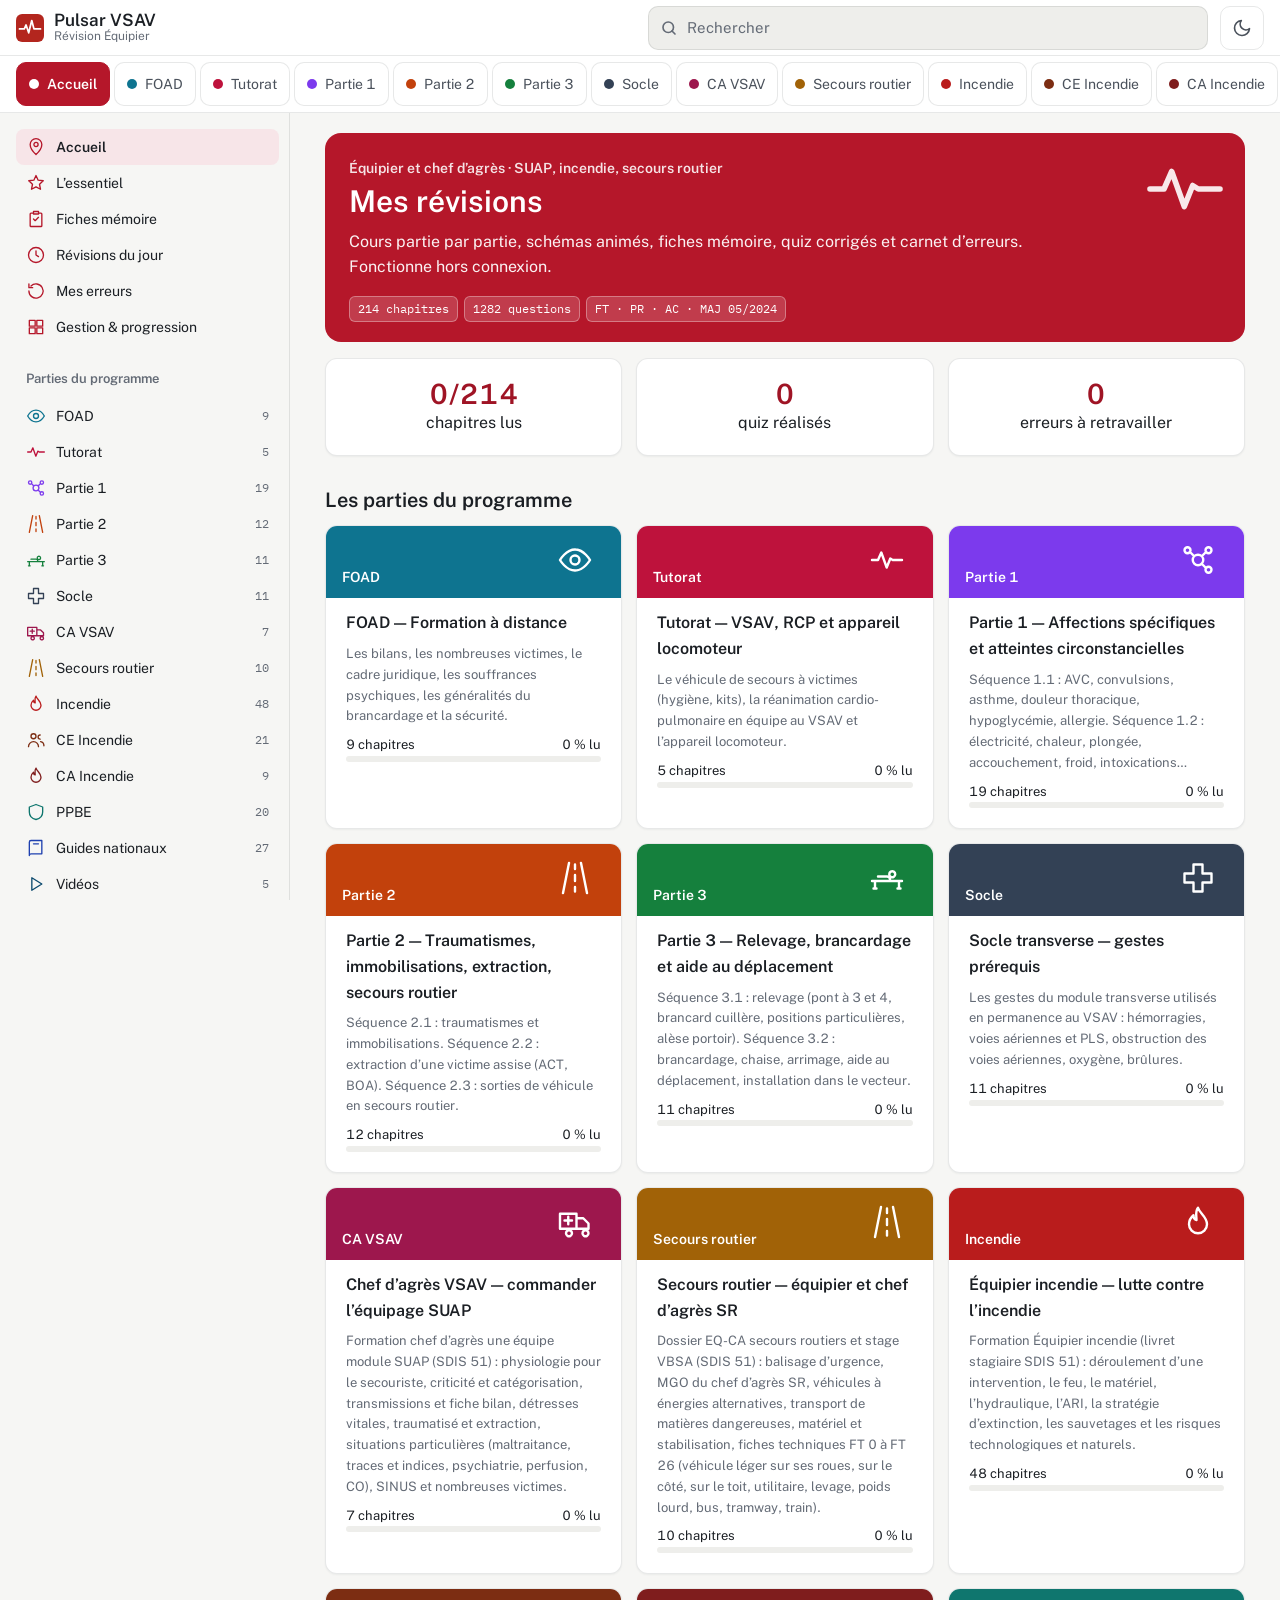
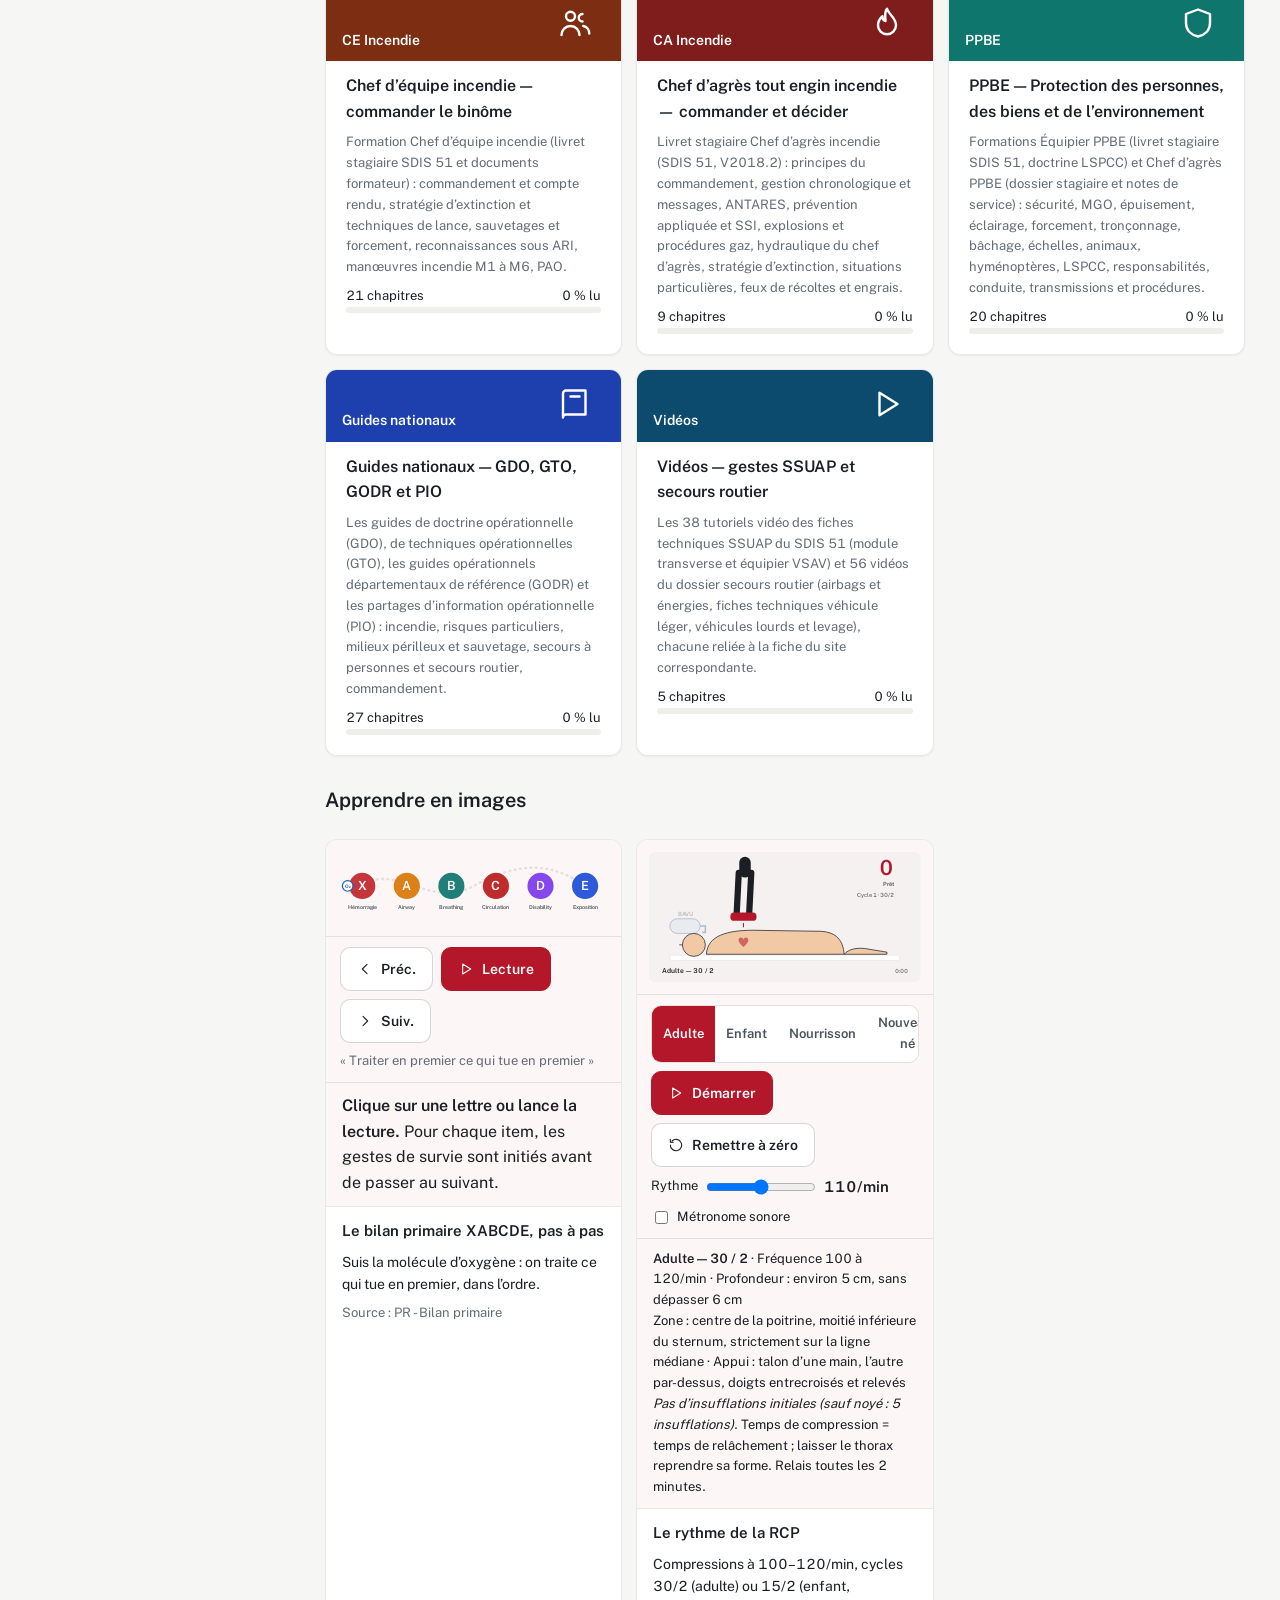
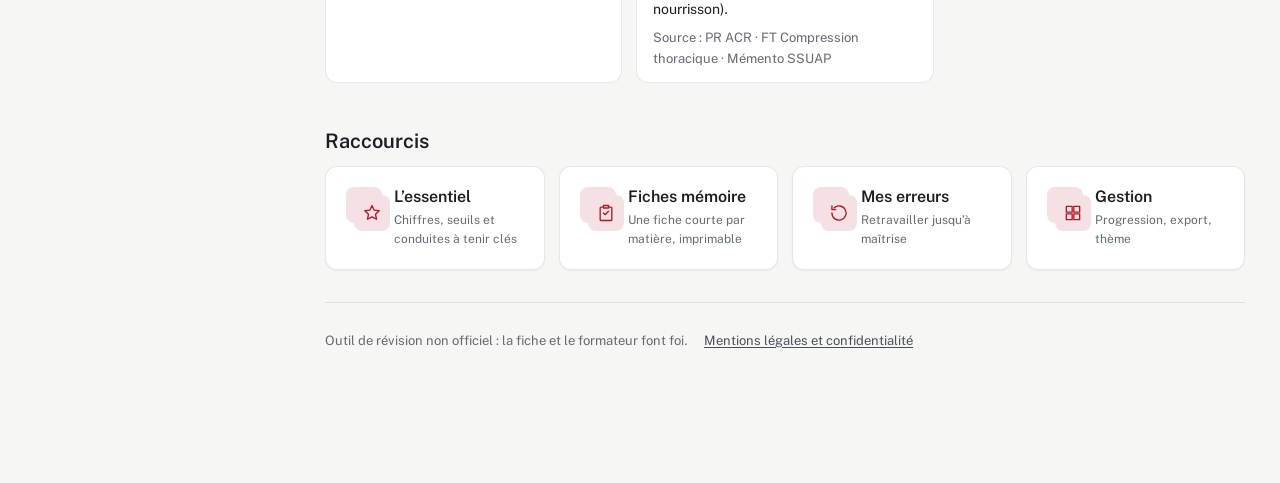
<file: index.html>
<!DOCTYPE html>
<html lang="fr">
<head>
  <meta charset="UTF-8">
  <meta name="viewport" content="width=device-width, initial-scale=1, viewport-fit=cover">
  <title>Pulsar VSAV — Révision Équipier</title>
  <meta name="description" content="Application de révision Équipier VSAV et Équipier incendie : cours partie par partie, schémas animés, fiches mémoire, l'essentiel, quiz et carnet d'erreurs. Fonctionne hors ligne.">
  <meta name="robots" content="noindex">
  <meta name="theme-color" content="#b5172a">
  <link rel="manifest" href="manifest.webmanifest">
  <link rel="icon" href="icon.svg" type="image/svg+xml">
  <link rel="apple-touch-icon" href="icon-192.png">
  <link rel="stylesheet" href="css/app.css">
  <link rel="stylesheet" href="css/theme.css">
  <link rel="preload" href="css/fonts/public-sans-latin-400-normal.woff2" as="font" type="font/woff2" crossorigin>
  <script>
    /* Thème appliqué avant le rendu pour éviter le flash */
    (function () {
      try {
        var s = JSON.parse(localStorage.getItem('pulsar-vsav-v1') || '{}');
        var t = s.theme || 'auto';
        var dark = t === 'dark' || (t === 'auto' && window.matchMedia('(prefers-color-scheme: dark)').matches);
        document.documentElement.setAttribute('data-theme', dark ? 'dark' : 'light');
      } catch (e) { document.documentElement.setAttribute('data-theme', 'light'); }
    })();
  </script>
</head>
<body>
  <a class="skip" href="#main">Aller au contenu</a>

  <header class="topbar">
    <a class="brand" href="#/" aria-label="Accueil Pulsar VSAV">
      <img src="icon.svg" alt="" width="34" height="34">
      <span class="brand-txt"><b>Pulsar</b> VSAV<small>Révision Équipier</small></span>
    </a>
    <form class="search" role="search" autocomplete="off" id="search-form">
      <svg viewBox="0 0 24 24" width="18" height="18" aria-hidden="true"><circle cx="11" cy="11" r="7" fill="none" stroke="currentColor" stroke-width="2.2"/><path d="M20 20l-4-4" stroke="currentColor" stroke-width="2.2" stroke-linecap="round"/></svg>
      <input type="search" id="search-input" placeholder="Rechercher" aria-label="Rechercher dans tout le cours" enterkeyhint="search">
      <div class="search-pop" id="search-pop" role="listbox" hidden></div>
    </form>
    <button class="icon-btn" id="theme-btn" type="button" aria-label="Basculer clair / sombre" title="Thème clair / sombre">
      <svg viewBox="0 0 24 24" width="20" height="20" aria-hidden="true"><path d="M21 12.8A9 9 0 1 1 11.2 3a7 7 0 0 0 9.8 9.8z" fill="none" stroke="currentColor" stroke-width="2" stroke-linejoin="round"/></svg>
    </button>
  </header>

  <nav class="part-tabs" id="part-tabs" aria-label="Parties du programme"></nav>

  <div class="layout">
    <aside class="sidebar" id="sidebar" aria-label="Navigation"></aside>
    <main id="main" class="main" tabindex="-1">
      <noscript><p class="card">Cette application a besoin de JavaScript.</p></noscript>
    </main>
  </div>

  <nav class="bottom-nav" aria-label="Navigation principale">
    <a href="#/" data-nav="home"><svg viewBox="0 0 24 24" aria-hidden="true"><path d="M3 11l9-8 9 8M5 10v10h14V10"/></svg>Accueil</a>
    <a href="#/cours" data-nav="cours"><svg viewBox="0 0 24 24" aria-hidden="true"><path d="M4 5a2 2 0 0 1 2-2h13v16H6a2 2 0 0 0-2 2zM4 19V5"/></svg>Cours</a>
    <a href="#/essentiel" data-nav="essentiel"><svg viewBox="0 0 24 24" aria-hidden="true"><path d="M12 3l2.6 5.6 6.1.7-4.5 4.2 1.2 6L12 16.6 6.6 19.5l1.2-6L3.3 9.3l6.1-.7z"/></svg>L'essentiel</a>
    <a href="#/erreurs" data-nav="erreurs"><svg viewBox="0 0 24 24" aria-hidden="true"><path d="M21 12a9 9 0 1 1-3-6.7M21 3v6h-6"/></svg>Erreurs<span class="badge" id="err-badge" hidden></span></a>
    <a href="#/plus" data-nav="plus"><svg viewBox="0 0 24 24" aria-hidden="true"><path d="M4 7h16M4 12h16M4 17h16"/></svg>Plus</a>
  </nav>

  <div id="toast" class="toast" role="status" aria-live="polite"></div>

  <script src="js/app.js"></script>
  <script src="js/svg.js"></script>
  <script src="js/data/parts.js"></script>
  <script src="js/data/foad.js"></script>
  <script src="js/data/tutorat.js"></script>
  <script src="js/data/partie1.js"></script>
  <script src="js/data/partie2.js"></script>
  <script src="js/data/partie3.js"></script>
  <script src="js/data/socle.js"></script>
  <script src="js/data/socle-2.js"></script>
  <script src="js/data/inc-1.js"></script>
  <script src="js/data/inc-2.js"></script>
  <script src="js/data/inc-3.js"></script>
  <script src="js/data/inc-4.js"></script>
  <script src="js/data/inc-5.js"></script>
  <script src="js/data/ce-1.js"></script>
  <script src="js/data/ce-2.js"></script>
  <script src="js/data/ce-3.js"></script>
  <script src="js/data/ce-4.js"></script>
  <script src="js/data/ce-5.js"></script>
  <script src="js/data/ppbe-1.js"></script>
  <script src="js/data/ppbe-2.js"></script>
  <script src="js/data/ppbe-3.js"></script>
  <script src="js/data/gn-1.js"></script>
  <script src="js/data/gn-2.js"></script>
  <script src="js/data/gn-3.js"></script>
  <script src="js/data/gn-4.js"></script>
  <script src="js/data/gn-5.js"></script>
  <script src="js/data/ca-1.js"></script>
  <script src="js/data/ca-2.js"></script>
  <script src="js/data/sr-1.js"></script>
  <script src="js/data/sr-2.js"></script>
  <script src="js/data/sr-3.js"></script>
  <script src="js/data/cate-1.js"></script>
  <script src="js/data/cate-2.js"></script>
  <script src="js/data/videos.js"></script>
  <script src="js/data/essentiel.js"></script>
  <script>VSAV.start();</script>
</body>
</html>
</file>
<file: css/app.css>
/* ==========================================================
   Pulsar VSAV — feuille de style
   ========================================================== */
:root {
  --bg: #f4f5f8;
  --bg2: #eceef3;
  --card: #ffffff;
  --ink: #1b1f2a;
  --ink2: #4a5163;
  --muted: #6b7386;
  --line: #dde1ea;
  --accent: #b5172a;
  --accent-ink: #ffffff;
  --accent-soft: color-mix(in srgb, var(--accent) 12%, transparent);
  --ok: #157f3b;
  --ok-soft: #e3f4e8;
  --bad: #c0262d;
  --bad-soft: #fde7e7;
  --warn: #a15c00;
  --warn-soft: #fff3dc;
  --info: #1b5fa8;
  --info-soft: #e5effa;
  --shadow: 0 1px 2px rgba(16, 24, 40, .06), 0 4px 14px rgba(16, 24, 40, .06);
  --radius: 14px;
  --font: system-ui, -apple-system, "Segoe UI", Roboto, "Helvetica Neue", Arial, sans-serif;
  --top-h: 60px;
  color-scheme: light;
}
[data-theme="dark"] {
  --bg: #0f1218;
  --bg2: #161a22;
  --card: #181c25;
  --ink: #e8ebf2;
  --ink2: #c0c6d4;
  --muted: #8f97aa;
  --line: #2a303d;
  --ok: #4ccf7a;
  --ok-soft: #12301d;
  --bad: #ff6b6b;
  --bad-soft: #3a1618;
  --warn: #f2b44c;
  --warn-soft: #33260c;
  --info: #7cb4f5;
  --info-soft: #132538;
  --shadow: 0 1px 2px rgba(0, 0, 0, .4), 0 6px 18px rgba(0, 0, 0, .3);
  color-scheme: dark;
}
* { box-sizing: border-box; }
html { -webkit-text-size-adjust: 100%; scroll-padding-top: calc(var(--top-h) + 64px); }
body {
  margin: 0; font-family: var(--font); background: var(--bg); color: var(--ink);
  line-height: 1.55; font-size: 16px;
}
a { color: var(--accent); }
[data-theme="dark"] a { color: color-mix(in srgb, var(--accent) 55%, #fff); }
img { max-width: 100%; height: auto; }
button { font: inherit; }
.skip { position: absolute; left: -999px; top: 0; background: #000; color: #fff; padding: 8px 12px; z-index: 99; }
.skip:focus { left: 8px; }
:focus-visible { outline: 3px solid color-mix(in srgb, var(--accent) 70%, #fff); outline-offset: 2px; border-radius: 6px; }

/* ---------- barre du haut ---------- */
.topbar {
  position: sticky; top: 0; z-index: 30; height: var(--top-h);
  display: flex; align-items: center; gap: 12px; padding: 0 16px;
  background: #13161d; color: #fff;
  background-image: radial-gradient(circle at 0 0, rgba(229, 56, 59, .35), transparent 45%);
}
/* min 44×44 : zone tactile du logo (seul visible sur téléphone) */
.brand { display: flex; align-items: center; justify-content: center; gap: 10px; color: #fff; text-decoration: none; flex: none; min-width: 44px; min-height: 44px; }
.brand-txt { font-size: 18px; letter-spacing: .3px; line-height: 1.05; }
.brand-txt b { color: #ff8b8d; }
.brand-txt small { display: block; font-size: 12px; opacity: .7; letter-spacing: .8px; text-transform: uppercase; }
.search { position: relative; flex: 1; max-width: 560px; margin-left: auto; display: flex; align-items: center; }
.search > svg { position: absolute; left: 12px; color: #9aa3b5; pointer-events: none; }
.search input {
  width: 100%; height: 40px; border-radius: 999px; border: 1px solid #2c3240; background: #1e232e; color: #fff;
  padding: 0 14px 0 38px; font-size: 15px;
}
.search input::placeholder { color: #8b93a6; }
.search input:focus { outline: none; border-color: #ff8b8d; background: #232937; }
.search-pop {
  position: absolute; top: 46px; left: 0; right: 0; background: var(--card); color: var(--ink); border-radius: 12px;
  box-shadow: 0 12px 40px rgba(0, 0, 0, .25); border: 1px solid var(--line); max-height: 70vh; overflow: auto; z-index: 40;
}
.search-pop a { display: block; padding: 10px 14px; text-decoration: none; color: var(--ink); border-bottom: 1px solid var(--line); }
.search-pop a:hover, .search-pop a.sel { background: var(--bg2); }
.search-pop .sr-t { font-weight: 650; font-size: 14px; }
.search-pop .sr-c { font-size: 12px; color: var(--muted); }
.search-pop .sr-x { font-size: 13px; color: var(--ink2); }
.search-pop .sr-all { font-weight: 600; color: var(--accent); }
mark { background: #ffe066; color: #000; border-radius: 3px; padding: 0 2px; }
.icon-btn { background: transparent; border: 1px solid #2c3240; color: #fff; width: 40px; height: 40px; border-radius: 10px; display: grid; place-items: center; cursor: pointer; flex: none; }
.icon-btn:hover { background: #222836; }

/* ---------- onglets parties ---------- */
.part-tabs {
  position: sticky; top: var(--top-h); z-index: 25; display: flex; gap: 6px; overflow-x: auto; padding: 6px 16px; /* hauteur totale ≈ 57px (6 + 44 + 6 + 1) */
  background: var(--card); border-bottom: 1px solid var(--line); scrollbar-width: thin;
}
.part-tabs a {
  flex: none; display: flex; align-items: center; gap: 8px; padding: 7px 14px; min-height: 44px; /* cible tactile ≥ 44px */ border-radius: 999px; text-decoration: none;
  color: var(--ink2); font-weight: 600; font-size: 14px; border: 1px solid var(--line); background: var(--bg);
}
.part-tabs a .dot { width: 10px; height: 10px; border-radius: 50%; background: var(--pc); }
.part-tabs a[aria-current="page"] { background: var(--pc); color: #fff; border-color: var(--pc); }
.part-tabs a[aria-current="page"] .dot { background: #fff; }

/* ---------- mise en page ---------- */
.layout { display: grid; grid-template-columns: 290px minmax(0, 1fr); max-width: 1320px; margin: 0 auto; }
.sidebar {
  position: sticky; top: calc(var(--top-h) + 57px); align-self: start; height: calc(100vh - var(--top-h) - 57px); overflow: auto;
  padding: 16px 10px 40px 16px; border-right: 1px solid var(--line);
}
.side-sec { margin-bottom: 14px; }
.side-h { font-size: 11px; text-transform: uppercase; letter-spacing: 1px; color: var(--muted); font-weight: 700; margin: 10px 8px 6px; }
.side-link {
  display: flex; align-items: center; gap: 9px; padding: 7px 10px; border-radius: 10px; color: var(--ink); text-decoration: none; font-size: 14px;
}
.side-link:hover { background: var(--bg2); }
.side-link[aria-current="page"] { background: var(--accent-soft); color: var(--ink); font-weight: 650; box-shadow: inset 3px 0 0 var(--accent); }
.side-link .st { margin-left: auto; font-size: 11px; }
.side-link .ic { width: 22px; height: 22px; flex: none; color: var(--pc, var(--accent)); }
.ic svg, svg.ic { width: 100%; height: 100%; fill: none; stroke: currentColor; stroke-width: 1.8; stroke-linecap: round; stroke-linejoin: round; }
.main { padding: 20px 24px 120px; min-width: 0; outline: none; }
.wrap { max-width: 920px; margin: 0 auto; }

/* ---------- cartes & typo ---------- */
h1 { font-size: 28px; line-height: 1.2; margin: 0 0 8px; }
h2 { font-size: 21px; margin: 28px 0 10px; line-height: 1.25; }
h3 { font-size: 17px; margin: 18px 0 8px; }
p { margin: 8px 0; }
.card { background: var(--card); border: 1px solid var(--line); border-radius: var(--radius); box-shadow: var(--shadow); padding: 18px; }
.muted { color: var(--muted); }
.small { font-size: 13px; }
.grid { display: grid; gap: 14px; }
.g2 { grid-template-columns: repeat(auto-fill, minmax(260px, 1fr)); }
.g3 { grid-template-columns: repeat(auto-fill, minmax(210px, 1fr)); }
.btn {
  display: inline-flex; align-items: center; gap: 8px; border: 1px solid var(--line); background: var(--card); color: var(--ink);
  padding: 9px 15px; border-radius: 10px; cursor: pointer; font-weight: 600; text-decoration: none; font-size: 14px;
}
.btn:hover { border-color: var(--accent); }
.btn.primary { background: var(--accent); border-color: var(--accent); color: var(--accent-ink); }
.btn.primary:hover { filter: brightness(1.08); }
.btn.ghost { background: transparent; }
.btn.danger { color: var(--bad); border-color: color-mix(in srgb, var(--bad) 40%, transparent); }
.btn:disabled { opacity: .5; cursor: not-allowed; }
.btn svg { width: 16px; height: 16px; fill: none; stroke: currentColor; stroke-width: 2; stroke-linecap: round; stroke-linejoin: round; }
.row { display: flex; gap: 10px; flex-wrap: wrap; align-items: center; }
.pill { display: inline-block; font-size: 12px; font-weight: 700; padding: 2px 9px; border-radius: 999px; background: var(--bg2); color: var(--ink2); }
.pill.ok { background: var(--ok-soft); color: var(--ok); }
.pill.warn { background: var(--warn-soft); color: var(--warn); }
.pill.bad { background: var(--bad-soft); color: var(--bad); }
.pill.info { background: var(--info-soft); color: var(--info); }
.tw { overflow-x: auto; margin: 10px 0; border: 1px solid var(--line); border-radius: 10px; }
table { border-collapse: collapse; width: 100%; font-size: 14px; }
th, td { padding: 8px 10px; border-bottom: 1px solid var(--line); text-align: left; vertical-align: top; }
th { background: var(--bg2); font-weight: 700; }
tr:last-child td { border-bottom: 0; }
.kbd, kbd { font-family: ui-monospace, monospace; font-size: 13px; background: var(--bg2); padding: 1px 6px; border-radius: 5px; border: 1px solid var(--line); }
.num { font-variant-numeric: tabular-nums; font-weight: 800; color: var(--accent); }
[data-theme="dark"] .num { color: color-mix(in srgb, var(--accent) 50%, #fff); }

/* ---------- héros (bandeau thématique) ---------- */
.hero {
  position: relative; border-radius: 18px; padding: 26px 24px 22px; color: #fff; overflow: hidden; margin-bottom: 18px;
  background-color: var(--accent);
  box-shadow: var(--shadow);
}
.hero::after { content: ""; position: absolute; inset: 0; background: linear-gradient(100deg, rgba(0,0,0,.28), rgba(0,0,0,0) 65%); pointer-events: none; }
.hero > * { position: relative; z-index: 1; }
/* padding-right : réserve la zone de l’icône décorative (.hero-ic) comme pour le h1 */
.hero .crumb { font-size: 12px; text-transform: uppercase; letter-spacing: 1px; opacity: .9; font-weight: 700; padding-right: 96px; }
.hero .crumb a { color: #fff; }
.hero h1 { color: #fff; margin: 6px 0 6px; font-size: 30px; padding-right: 96px; text-shadow: 0 1px 2px rgba(0,0,0,.25); }
.hero p { margin: 0; max-width: 680px; opacity: .95; }
.hero .hero-ic { position: absolute; right: 18px; top: 14px; width: 84px; height: 84px; color: rgba(255,255,255,.9); z-index: 1; }
.hero .meta { margin-top: 12px; display: flex; gap: 8px; flex-wrap: wrap; }
.hero .meta span { background: rgba(255,255,255,.18); border: 1px solid rgba(255,255,255,.3); padding: 3px 10px; border-radius: 999px; font-size: 12px; font-weight: 600; }

/* ---------- chapitre ---------- */
.chap-nav { display: flex; gap: 6px; overflow-x: auto; padding: 4px 0 10px; position: sticky; top: calc(var(--top-h) + 57px); z-index: 10; background: var(--bg); }
/* max-width + ellipsis : un intitulé long ne dépasse plus du bord de l’écran */
.chap-nav a { flex: none; max-width: min(80vw, 100%); overflow: hidden; text-overflow: ellipsis; white-space: nowrap; font-size: 13px; padding: 6px 12px; border-radius: 999px; background: var(--card); border: 1px solid var(--line); color: var(--ink2); text-decoration: none; font-weight: 600; }
.chap-nav a:hover { border-color: var(--accent); color: var(--ink); }
.sec { background: var(--card); border: 1px solid var(--line); border-radius: var(--radius); padding: 6px 20px 16px; margin: 14px 0; box-shadow: var(--shadow); }
.sec > h2 { display: flex; align-items: center; gap: 10px; font-size: 19px; margin-top: 14px; }
.sec > h2 .h-ic { width: 28px; height: 28px; border-radius: 8px; background: var(--accent-soft); color: var(--accent); display: grid; place-items: center; flex: none; }
.sec > h2 .h-ic svg { width: 18px; height: 18px; fill: none; stroke: currentColor; stroke-width: 2; stroke-linecap: round; stroke-linejoin: round; }
.sec .src { font-size: 12px; color: var(--muted); margin: -4px 0 6px; }
.sec.flash { animation: flash 1.6s ease; }
@keyframes flash { 0%, 40% { box-shadow: 0 0 0 4px color-mix(in srgb, var(--accent) 45%, transparent); } 100% { box-shadow: var(--shadow); } }
.why { border-left: 4px solid var(--accent); background: var(--accent-soft); padding: 12px 16px; border-radius: 0 12px 12px 0; margin: 10px 0; }
.why b:first-child { color: var(--accent); }
[data-theme="dark"] .why b:first-child { color: color-mix(in srgb, var(--accent) 50%, #fff); }
.callout { padding: 10px 14px; border-radius: 10px; margin: 10px 0; border: 1px solid transparent; }
.callout.warn { background: var(--warn-soft); border-color: color-mix(in srgb, var(--warn) 30%, transparent); }
.callout.bad { background: var(--bad-soft); border-color: color-mix(in srgb, var(--bad) 30%, transparent); }
.callout.ok { background: var(--ok-soft); border-color: color-mix(in srgb, var(--ok) 30%, transparent); }
.callout.info { background: var(--info-soft); border-color: color-mix(in srgb, var(--info) 30%, transparent); }
.callout > b:first-child { display: block; margin-bottom: 2px; }
ul.check, ul.trap { list-style: none; padding-left: 0; }
ul.check li, ul.trap li { position: relative; padding-left: 28px; margin: 7px 0; }
ul.check li::before { content: "✓"; position: absolute; left: 4px; top: 0; color: var(--ok); font-weight: 900; }
ul.trap li::before { content: "!"; position: absolute; left: 4px; top: 1px; width: 18px; height: 18px; border-radius: 50%; background: var(--bad); color: #fff; font-size: 12px; font-weight: 900; display: grid; place-items: center; }
.status-banner { display: flex; gap: 10px; align-items: flex-start; }

/* étapes */
ol.steps { counter-reset: st; list-style: none; padding: 0; margin: 10px 0; }
ol.steps > li { counter-increment: st; position: relative; padding: 9px 12px 9px 50px; margin: 6px 0; border-radius: 10px; background: var(--bg); border: 1px solid var(--line); transition: background .25s, border-color .25s, transform .25s; }
ol.steps > li::before { content: counter(st); position: absolute; left: 10px; top: 8px; width: 28px; height: 28px; border-radius: 50%; background: var(--card); border: 2px solid var(--accent); color: var(--accent); font-weight: 800; font-size: 13px; display: grid; place-items: center; }
ol.steps > li.on { background: var(--accent-soft); border-color: var(--accent); transform: translateX(4px); }
ol.steps > li.on::before { background: var(--accent); color: #fff; }
ol.steps > li.done { opacity: .72; }
.who { display: inline-block; font-size: 11px; font-weight: 800; padding: 1px 7px; border-radius: 6px; background: var(--ink); color: var(--card); margin-right: 6px; vertical-align: 1px; }
.cmd { font-style: italic; color: var(--accent); font-weight: 650; }
[data-theme="dark"] .cmd { color: color-mix(in srgb, var(--accent) 50%, #fff); }
.stepper-bar { display: flex; gap: 8px; align-items: center; flex-wrap: wrap; margin: 6px 0; }
.stepper-bar .prog { flex: 1; min-width: 120px; height: 6px; background: var(--bg2); border-radius: 99px; overflow: hidden; }
.stepper-bar .prog i { display: block; height: 100%; width: 0; background: var(--accent); transition: width .3s; }

/* schémas */
figure.schema { margin: 14px 0; background: var(--card); border: 1px solid var(--line); border-radius: 14px; overflow: hidden; }
figure.schema .fig { padding: 14px; display: flex; justify-content: center; background: color-mix(in srgb, var(--accent) 4%, var(--card)); }
figure.schema .fig svg { width: 100%; height: auto; max-height: 520px; }
figure.schema .fig img { max-height: 620px; border-radius: 6px; background: #fff; cursor: zoom-in; }
figure.schema figcaption { padding: 12px 16px; border-top: 1px solid var(--line); font-size: 14px; }
figure.schema figcaption b:first-child { display: block; font-size: 15px; margin-bottom: 4px; }
.svgtxt { font-family: var(--font); }
.anim-ctrl { display: flex; gap: 8px; flex-wrap: wrap; align-items: center; padding: 10px 14px; border-top: 1px solid var(--line); }
.anim-ctrl .seg { display: inline-flex; border: 1px solid var(--line); border-radius: 10px; overflow: hidden; }
.anim-ctrl .seg button { border: 0; background: var(--card); color: var(--ink2); padding: 7px 11px; cursor: pointer; font-weight: 600; font-size: 13px; }
.anim-ctrl .seg button[aria-pressed="true"] { background: var(--accent); color: #fff; }
.anim-readout { font-variant-numeric: tabular-nums; font-weight: 800; font-size: 15px; }
.lightbox { position: fixed; inset: 0; background: rgba(0,0,0,.85); z-index: 100; display: grid; place-items: center; padding: 16px; cursor: zoom-out; }
.lightbox img { max-height: 94vh; max-width: 96vw; background: #fff; border-radius: 6px; }

/* points clés & pièges */
.kp { display: grid; grid-template-columns: repeat(auto-fit, minmax(260px, 1fr)); gap: 12px; }
.kp .card { padding: 14px 16px; }
.kp h3 { margin: 2px 0 6px; font-size: 15px; display: flex; gap: 8px; align-items: center; }

/* quiz */
.q { background: var(--card); border: 1px solid var(--line); border-radius: var(--radius); padding: 16px; margin: 12px 0; box-shadow: var(--shadow); }
.q .qh { font-weight: 700; margin-bottom: 10px; }
.q .qn { color: var(--muted); font-size: 12px; font-weight: 700; text-transform: uppercase; letter-spacing: .6px; }
.choices { display: grid; gap: 8px; }
.choice { text-align: left; border: 1.5px solid var(--line); background: var(--bg); color: var(--ink); border-radius: 10px; padding: 10px 12px; cursor: pointer; font-size: 15px; }
.choice:hover:not(:disabled) { border-color: var(--accent); }
.choice.right { border-color: var(--ok); background: var(--ok-soft); }
.choice.wrong { border-color: var(--bad); background: var(--bad-soft); }
.choice:disabled { cursor: default; }
.expl { margin-top: 10px; padding: 10px 12px; border-radius: 10px; background: var(--info-soft); font-size: 14px; }
.score-big { font-size: 42px; font-weight: 900; color: var(--accent); }
.meter { height: 8px; border-radius: 99px; background: var(--bg2); overflow: hidden; }
.meter i { display: block; height: 100%; background: var(--pc, var(--accent)); border-radius: 99px; }

/* tuiles accueil */
.tile { display: block; text-decoration: none; color: var(--ink); position: relative; overflow: hidden; }
.tile:hover { border-color: var(--pc, var(--accent)); transform: translateY(-1px); }
.tile .band { height: 74px; margin: -18px -18px 12px; background-color: var(--pc); position: relative; }
.tile .band .ic { position: absolute; right: 14px; bottom: 10px; width: 40px; height: 40px; color: #fff; }
.tile .band b { position: absolute; left: 16px; bottom: 10px; color: #fff; font-size: 13px; letter-spacing: 1px; text-transform: uppercase; }
.tile h3 { margin: 0 0 4px; }
.chap-card { display: flex; gap: 12px; align-items: flex-start; text-decoration: none; color: var(--ink); padding: 14px; }
.chap-card .ic { width: 38px; height: 38px; padding: 7px; border-radius: 10px; background: color-mix(in srgb, var(--cc) 14%, transparent); color: var(--cc); flex: none; }
.chap-card:hover { border-color: var(--cc); }
.chap-card .t { display: block; font-weight: 700; line-height: 1.3; }
.chap-card .s { display: block; font-size: 12px; color: var(--muted); margin-top: 3px; }

/* fiches mémoire */
.memo { break-inside: avoid; page-break-inside: avoid; border: 1px solid var(--line); border-radius: 12px; padding: 12px 14px; background: var(--card); margin-bottom: 12px; border-top: 5px solid var(--cc, var(--accent)); }
.memo h3 { margin: 0 0 2px; font-size: 16px; }
.memo .src { font-size: 12px; color: var(--muted); margin-bottom: 6px; }
.memo ul { margin: 4px 0; padding-left: 18px; font-size: 14px; }
.memo li { margin: 2px 0; }
.memo .trapline { font-size: 13px; color: var(--bad); margin-top: 4px; }
.memo-cols { columns: 2 330px; column-gap: 14px; }

/* essentiel */
.ess-group { margin-bottom: 18px; }
.ess-item { display: flex; gap: 12px; padding: 10px 0; border-bottom: 1px dashed var(--line); }
.ess-item:last-child { border-bottom: 0; }
.ess-item .k { flex: 0 0 36%; font-weight: 700; }
.ess-item .v { flex: 1; }
/* zone tactile agrandie par padding, compensée par marge négative (rendu visuel inchangé) */
.ess-item .go { font-size: 12px; white-space: nowrap; display: inline-block; padding: 12px 10px; margin: -12px -10px; }

/* bas de page mobile */
.bottom-nav { display: none; }
.badge { background: var(--bad); color: #fff; border-radius: 99px; font-size: 10px; font-weight: 800; padding: 0 5px; margin-left: 2px; line-height: 16px; min-width: 16px; text-align: center; }
.toast { position: fixed; left: 50%; bottom: 90px; transform: translateX(-50%) translateY(20px); background: #1b1f2a; color: #fff; padding: 10px 16px; border-radius: 10px; opacity: 0; transition: .25s; pointer-events: none; z-index: 120; font-size: 14px; max-width: 90vw; }
.toast.on { opacity: 1; transform: translateX(-50%) translateY(0); }
.empty { text-align: center; padding: 30px 10px; color: var(--muted); }
.stat { text-align: center; }
.stat b { display: block; font-size: 30px; color: var(--accent); line-height: 1.1; }
.glasgow { display: grid; gap: 10px; grid-template-columns: repeat(auto-fit, minmax(200px, 1fr)); }
.glasgow select { width: 100%; padding: 8px; border-radius: 8px; border: 1px solid var(--line); background: var(--bg); color: var(--ink); font: inherit; }
.gl-res { font-size: 22px; font-weight: 900; }

@media (max-width: 980px) {
  .layout { grid-template-columns: 1fr; }
  .sidebar { display: none; }
  .main { padding: 14px 16px 110px; }
  .hero h1 { font-size: 24px; padding-right: 60px; }
  .hero .crumb { padding-right: 64px; } /* icône 56px + marge droite */
  .hero .hero-ic { width: 56px; height: 56px; }
  .bottom-nav {
    display: flex; position: fixed; left: 0; right: 0; bottom: 0; z-index: 30; background: var(--card); border-top: 1px solid var(--line);
    padding-bottom: env(safe-area-inset-bottom);
  }
  .bottom-nav a { flex: 1; display: flex; flex-direction: column; align-items: center; gap: 2px; padding: 7px 2px 8px; font-size: 12.5px; color: var(--muted); text-decoration: none; font-weight: 600; position: relative; }
  .bottom-nav a svg { width: 22px; height: 22px; fill: none; stroke: currentColor; stroke-width: 1.8; stroke-linecap: round; stroke-linejoin: round; }
  .bottom-nav a[aria-current="page"] { color: var(--accent); }
  .bottom-nav .badge { position: absolute; top: 3px; left: 54%; }
  .brand-txt small { display: none; }
}
@media (max-width: 600px) {
  .brand-txt { display: none; }
  .topbar { gap: 8px; padding: 0 10px; }
  .search input { font-size: 16px; }
  h1 { font-size: 23px; }
  .sec { padding: 4px 14px 14px; }
  .ess-item { flex-direction: column; gap: 2px; }
  .ess-item .k { flex: none; }
  .hero { padding: 20px 16px 16px; }
  /* suggestions de recherche : toute la largeur de l’écran moins les marges (le champ seul est trop étroit) */
  .search-pop { position: fixed; top: calc(var(--top-h) - 6px); left: 10px; right: 10px; max-height: calc(100vh - var(--top-h) - 90px); }
  /* cartes de statistiques de l’accueil : 3 colonnes compactes au lieu d’un empilement */
  .grid.g3:has(> .stat) { grid-template-columns: repeat(3, minmax(0, 1fr)); gap: 8px; }
  .grid.g3 > .stat { padding: 10px 6px; font-size: 12.5px; line-height: 1.3; }
  .grid.g3 > .stat b { font-size: 22px; margin-bottom: 2px; }
  /* schémas SVG : on garde 100 % de largeur (aucun défilement) mais on récupère de la place
     (marges internes réduites) et on grossit les petits libellés libres (.t-s : oui/non, BAVU…),
     réduits d’environ 40 % par l’échelle du viewBox sur téléphone */
  figure.schema .fig { padding: 8px 4px; }
  .anim-host .stage { padding: 8px 4px; }
  /* sélecteur de mode (Adulte/Enfant/Nourrisson/Nouveau-né) : retour à la ligne plutôt que bouton écrasé */
  .anim-ctrl .seg { flex-wrap: wrap; max-width: 100%; }
  .anim-ctrl .seg button { flex: 1 1 auto; white-space: nowrap; }
  svg.sv .t-s { font-size: 15px; } /* spécificité > .sv .t-s (déclaré plus bas) */
}
@media (prefers-reduced-motion: reduce) {
  *, *::before, *::after { animation-duration: .001ms !important; animation-iteration-count: 1 !important; transition-duration: .001ms !important; scroll-behavior: auto !important; }
}
@media print {
  .topbar, .part-tabs, .sidebar, .bottom-nav, .no-print, .chap-nav, .toast { display: none !important; }
  body { background: #fff; color: #000; font-size: 12px; }
  .layout { display: block; }
  .main { padding: 0; }
  .memo { border-color: #999; box-shadow: none; }
  .memo-cols { columns: 2; }
  .hero { box-shadow: none; -webkit-print-color-adjust: exact; print-color-adjust: exact; padding: 10px 14px; }
  .card, .sec { box-shadow: none; }
}

/* ---------- classes SVG (schémas dessinés) ---------- */
.sv { font-family: var(--font); }
.sv text { fill: var(--ink); font-size: 13px; }
.sv .t-s { font-size: 11px; fill: var(--ink2); }
.sv .t-b { font-weight: 700; }
.sv .t-w { fill: #fff; font-weight: 700; }
.sv .t-acc { fill: var(--accent); font-weight: 800; }
[data-theme="dark"] .sv .t-acc { fill: color-mix(in srgb, var(--accent) 50%, #fff); }
.sv .f-card { fill: var(--card); }
.sv .f-bg { fill: var(--bg2); }
.sv .f-acc { fill: var(--accent); }
.sv .f-accs { fill: color-mix(in srgb, var(--accent) 16%, var(--card)); }
.sv .f-skin { fill: #f2c9a5; }
[data-theme="dark"] .sv .f-skin { fill: #c99a74; }
.sv .f-ok { fill: color-mix(in srgb, var(--ok) 22%, var(--card)); }
.sv .f-bad { fill: color-mix(in srgb, var(--bad) 22%, var(--card)); }
.sv .f-warn { fill: color-mix(in srgb, var(--warn) 22%, var(--card)); }
.sv .f-info { fill: color-mix(in srgb, var(--info) 18%, var(--card)); }
.sv .s-ink { stroke: var(--ink); }
.sv .s-line { stroke: var(--line); }
.sv .s-mut { stroke: var(--muted); }
.sv .s-acc { stroke: var(--accent); }
.sv .s-ok { stroke: var(--ok); }
.sv .s-bad { stroke: var(--bad); }
.sv .s-warn { stroke: var(--warn); }
.sv .s-info { stroke: var(--info); }
.sv .nf { fill: none; }
.sv .node { transition: opacity .3s, transform .3s; }
.sv .dim { opacity: .25; }
.anim-host { background: color-mix(in srgb, var(--accent) 4%, var(--card)); }
.anim-host .stage { padding: 12px; display: flex; justify-content: center; }
.anim-host .stage svg { width: 100%; max-height: 430px; height: auto; }
.anim-panel { padding: 10px 16px; border-top: 1px solid var(--line); min-height: 64px; }
.anim-panel h4 { margin: 0 0 4px; font-size: 16px; }
.anim-panel ul { margin: 4px 0; padding-left: 18px; }
.tree-q { font-weight: 700; font-size: 17px; margin: 6px 0 10px; }
.tree-path { font-size: 13px; color: var(--muted); }
.tag-col { display: inline-block; padding: 6px 14px; border-radius: 10px; color: #fff; font-weight: 800; letter-spacing: .5px; }
.o2form { display: grid; gap: 8px; }
.o2form label { display: flex; gap: 8px; align-items: center; }
.o2form select, .o2form input[type=number] { padding: 7px; border-radius: 8px; border: 1px solid var(--line); background: var(--bg); color: var(--ink); font: inherit; }

/* ==========================================================
   Outils de révision (js/etude.js)
   ========================================================== */
.field { display: grid; gap: 6px; margin: 12px 0; }
.field > span { font-weight: 700; font-size: 14px; }
.field input, .field select { font: inherit; padding: 9px 10px; border-radius: 10px; border: 1px solid var(--line); background: var(--bg); color: var(--ink); max-width: 320px; }
.chk { display: flex; gap: 8px; align-items: center; font-size: 15px; cursor: pointer; }
.chips { display: flex; flex-wrap: wrap; gap: 8px; }
.chip { position: relative; cursor: pointer; }
.chip input { position: absolute; opacity: 0; inset: 0; cursor: pointer; }
.chip span { display: inline-block; padding: 6px 12px; border-radius: 999px; border: 1.5px solid var(--line); font-size: 14px; font-weight: 600; background: var(--card); }
.chip input:checked + span { background: var(--pc); border-color: var(--pc); color: #fff; }
.chip input:focus-visible + span { outline: 3px solid color-mix(in srgb, var(--pc) 60%, #fff); outline-offset: 2px; }

/* bandeau du jour (accueil) */
.today { display: flex; flex-wrap: wrap; gap: 14px; align-items: center; justify-content: space-between; }
.today-sk { display: flex; gap: 10px; align-items: center; }
.today-sk b { display: block; font-size: 20px; line-height: 1.1; }
.today-act { gap: 8px; }
.flame { width: 42px; height: 42px; padding: 8px; border-radius: 12px; background: var(--bg2); color: var(--muted); flex: none; }
.flame.on { background: var(--warn-soft); color: #ea580c; }

/* page Réviser */
.hub { display: flex; gap: 12px; align-items: center; text-decoration: none; color: var(--ink); }
.hub:hover { border-color: var(--cc); transform: translateY(-1px); }
.hub-ic { width: 46px; height: 46px; padding: 10px; border-radius: 12px; background: color-mix(in srgb, var(--cc) 14%, transparent); color: var(--cc); flex: none; }
.hub-t { flex: 1; min-width: 0; }
.hub-t b { display: block; }
.hub .pill { flex: none; }

/* plan */
.tasks { display: grid; gap: 8px; }
.task { display: flex; gap: 12px; align-items: center; padding: 12px 14px; border-radius: 12px; border: 1px solid var(--line); border-left: 5px solid var(--cc, var(--accent)); background: var(--card); text-decoration: none; color: var(--ink); }
.task:hover { border-color: var(--cc, var(--accent)); }
.task .tick { width: 24px; height: 24px; border-radius: 50%; border: 2px solid var(--line); flex: none; display: grid; place-items: center; }
.task .tick svg { width: 14px; height: 14px; fill: none; stroke: #fff; stroke-width: 3; stroke-linecap: round; stroke-linejoin: round; }
.task.done .tick { background: var(--ok); border-color: var(--ok); }
.task.done .tt b { text-decoration: line-through; color: var(--muted); }
.task .tt b { display: block; line-height: 1.3; }
.card.day { margin: 8px 0; padding: 12px 16px; }
.card.day summary { cursor: pointer; }
.card.day .tasks { margin-top: 10px; }

/* flashcards */
.fcard { background: var(--card); border: 1px solid var(--line); border-top: 6px solid var(--cc); border-radius: 18px; box-shadow: var(--shadow); padding: 22px; min-height: 220px; cursor: pointer; display: grid; gap: 16px; align-content: start; }
.fcard.flipped { cursor: default; }
.fc-lbl { font-size: 12px; font-weight: 800; text-transform: uppercase; letter-spacing: .8px; color: var(--cc); margin-bottom: 6px; }
.fc-front .fc-txt { font-size: 19px; font-weight: 700; line-height: 1.4; }
.fc-back { border-top: 1px dashed var(--line); padding-top: 14px; animation: fcIn .25s ease-out; }
.fc-back .fc-txt { font-size: 17px; margin-bottom: 8px; }
.fc-hint { margin-top: 18px; }
@keyframes fcIn { from { opacity: 0; transform: translateY(6px); } to { opacity: 1; transform: none; } }
.fc-rate { display: grid; grid-template-columns: repeat(3, 1fr); gap: 8px; margin-top: 12px; }
.fc-rate .btn { flex-direction: column; justify-content: center; padding: 12px 6px; gap: 2px; }
.fc-rate .btn span { font-size: 11px; opacity: .6; }
.rate-bad { border-color: var(--bad); color: var(--bad); background: var(--bad-soft); }
.rate-mid { border-color: var(--warn); color: var(--warn); background: var(--warn-soft); }
.rate-ok { border-color: var(--ok); color: var(--ok); background: var(--ok-soft); }

/* examen blanc */
.exam-top { display: flex; justify-content: space-between; align-items: center; gap: 12px; position: sticky; top: calc(var(--top-h) + 6px); z-index: 5; padding: 12px 16px; }
.timer { font-size: 26px; font-weight: 900; font-variant-numeric: tabular-nums; color: var(--accent); }
.timer.low { color: var(--bad); animation: blink 1s steps(2) infinite; }
@keyframes blink { 50% { opacity: .45; } }
.xchoice { text-align: left; border: 1.5px solid var(--line); background: var(--bg); color: var(--ink); border-radius: 10px; padding: 10px 12px; cursor: pointer; font-size: 15px; }
.xchoice:hover { border-color: var(--accent); }
.xchoice.picked { border-color: var(--info); background: var(--info-soft); box-shadow: inset 4px 0 0 var(--info); }
.qgrid { display: grid; grid-template-columns: repeat(auto-fill, minmax(38px, 1fr)); gap: 6px; }
.qgrid button { font: inherit; font-size: 13px; padding: 6px 0; border-radius: 8px; border: 1px solid var(--line); background: var(--bg); color: var(--ink); cursor: pointer; }
.qgrid button.a { background: var(--info-soft); border-color: var(--info); }
.qgrid button.cur { outline: 2px solid var(--accent); outline-offset: 1px; font-weight: 800; }
.card.corr { margin: 8px 0; padding: 12px 16px; border-left: 5px solid var(--ok); }
.card.corr.ko { border-left-color: var(--bad); }
.card.corr summary { cursor: pointer; }
.bad-t { color: var(--bad); font-weight: 700; }

/* progrès */
.heat, .chart { width: 100%; height: auto; display: block; }
.heat { max-width: 640px; }
.hm { fill: var(--bg2); stroke: var(--line); stroke-width: .5; }
.hm.l1 { fill: color-mix(in srgb, var(--ok) 30%, var(--bg2)); }
.hm.l2 { fill: color-mix(in srgb, var(--ok) 55%, var(--bg2)); }
.hm.l3 { fill: color-mix(in srgb, var(--ok) 80%, var(--bg2)); }
.hm.l4 { fill: var(--ok); }
.hm-t, .axt { fill: var(--muted); font-size: 10px; font-family: var(--font); }
.ax { stroke: var(--line); stroke-width: 1; }
.ax.pass { stroke: var(--warn); stroke-dasharray: 4 4; }
.ln { fill: none; stroke: #0f766e; stroke-width: 2.5; stroke-linejoin: round; }
.pt { fill: #0f766e; stroke: var(--card); stroke-width: 2; }
[data-theme="dark"] .ln { stroke: #2dd4bf; }
[data-theme="dark"] .pt { fill: #2dd4bf; }
.mast { display: grid; grid-template-columns: 150px repeat(3, 1fr); gap: 6px 16px; align-items: end; padding: 9px 0; border-top: 1px solid var(--line); }
.mast:first-of-type { border-top: 0; }
.mcell .row { gap: 4px; margin-bottom: 3px; }
.badges { display: grid; grid-template-columns: repeat(auto-fill, minmax(150px, 1fr)); gap: 10px; }
.bdg { display: grid; justify-items: center; text-align: center; gap: 4px; padding: 14px 10px; border-radius: var(--radius); border: 1px dashed var(--line); opacity: .55; filter: grayscale(1); }
.bdg.on { opacity: 1; filter: none; border-style: solid; background: var(--card); box-shadow: var(--shadow); }
.bdg .bi { width: 46px; height: 46px; padding: 10px; border-radius: 50%; background: var(--warn-soft); color: var(--warn); }
.bdg b { font-size: 14px; line-height: 1.2; }

@media (max-width: 560px) {
  .today-act .btn { flex: 1 1 calc(50% - 8px); justify-content: center; }
  .fcard { padding: 18px; min-height: 200px; }
  .fc-front .fc-txt { font-size: 17px; }
  .timer { font-size: 22px; }
  .exam-top { top: calc(var(--top-h) + 2px); }
  .mast { grid-template-columns: repeat(3, 1fr); }
  .mast > b { grid-column: 1 / -1; }
}
@media (prefers-reduced-motion: reduce) {
  .fc-back, .timer.low { animation: none; }
}
@media print {
  .today, .exam-top { display: none; }
}
</file>
<file: css/theme.css>
/* ==========================================================
   Pulsar VSAV — thème « fiche bilan » (chargé après app.css)
   Direction : précis, rassurant, opérationnel. Univers : la cellule
   sanitaire et la fiche bilan (blanc cassé, gris acier) ; nuit
   d’intervention en mode sombre. Un seul accent, le rouge engin,
   utilisé rarement. Les schémas animés et la correction du quiz
   portent la couleur ; le reste reste calme.
   Règles : méthode unslop (CC BY 4.0, Damir Sokolovsky, github.com/heydamir/unslop)
   et règles du site Révision FS2 : aucun emoji, aucun dégradé ni lueur,
   graisses 400 à 600, pas de majuscules espacées, grille de 4 px,
   survol sans déplacement, cibles de 44 px, contraste 4,5 : 1.
   ========================================================== */

/* ---------- polices hébergées sur le site (licence OFL) ---------- */
@font-face { font-family: "Public Sans"; font-style: normal; font-weight: 400; font-display: swap; src: url("fonts/public-sans-latin-400-normal.woff2") format("woff2"); unicode-range: U+0000-00FF, U+0131, U+0152-0153, U+02BB-02BC, U+02C6, U+02DA, U+02DC, U+0304, U+0308, U+0329, U+2000-206F, U+20AC, U+2122, U+2191, U+2193, U+2212, U+2215, U+FEFF, U+FFFD; }
@font-face { font-family: "Public Sans"; font-style: normal; font-weight: 600; font-display: swap; src: url("fonts/public-sans-latin-600-normal.woff2") format("woff2"); unicode-range: U+0000-00FF, U+0131, U+0152-0153, U+02BB-02BC, U+02C6, U+02DA, U+02DC, U+0304, U+0308, U+0329, U+2000-206F, U+20AC, U+2122, U+2191, U+2193, U+2212, U+2215, U+FEFF, U+FFFD; }
@font-face { font-family: "Public Sans"; font-style: normal; font-weight: 400; font-display: swap; src: url("fonts/public-sans-latin-ext-400-normal.woff2") format("woff2"); unicode-range: U+0100-02BA, U+02BD-02C5, U+02C7-02CC, U+02CE-02D7, U+02DD-02FF, U+1E00-1E9F, U+2020, U+20A0-20AB, U+20AD-20C0, U+2113, U+2C60-2C7F, U+A720-A7FF; }
@font-face { font-family: "Public Sans"; font-style: normal; font-weight: 600; font-display: swap; src: url("fonts/public-sans-latin-ext-600-normal.woff2") format("woff2"); unicode-range: U+0100-02BA, U+02BD-02C5, U+02C7-02CC, U+02CE-02D7, U+02DD-02FF, U+1E00-1E9F, U+2020, U+20A0-20AB, U+20AD-20C0, U+2113, U+2C60-2C7F, U+A720-A7FF; }
@font-face { font-family: "IBM Plex Mono"; font-style: normal; font-weight: 400; font-display: swap; src: url("fonts/ibm-plex-mono-latin-400-normal.woff2") format("woff2"); }

/* ---------- couleurs ---------- */
:root {
  --bg: #F6F6F4;            /* fond, blanc cassé à peine chaud */
  --bg2: #EEEEEB;           /* surface secondaire */
  --card: #FFFFFF;          /* cartes */
  --ink: #1B1F24;           /* texte principal */
  --ink2: #4A515B;          /* texte secondaire */
  --muted: #646B76;         /* texte discret (4,9 : 1 sur le fond) */
  --line: rgba(27, 31, 36, .1);
  --line-strong: rgba(27, 31, 36, .18);
  --accent: #B3261E;        /* rouge engin, l’unique accent */
  --accent-ink: #FFFFFF;
  --accent-text: #A1221B;   /* accent utilisé comme texte (6,6 : 1) */
  --accent-soft: #F7E9E7;
  --ok: #1B7A3E;  --ok-soft: #E6F2EA;
  --bad: #B3261E; --bad-soft: #F9E8E6;
  --warn: #8A5A00; --warn-soft: #F6EEDD;
  --info: #2A5B8F; --info-soft: #E8EEF5;
  --shadow: 0 1px 2px rgba(27, 31, 36, .05);
  --radius: 12px;
  --font: "Public Sans", system-ui, -apple-system, "Segoe UI", Roboto, sans-serif;
  --mono: "IBM Plex Mono", ui-monospace, "SFMono-Regular", Menlo, monospace;
  --top-h: 56px;
}
[data-theme="dark"] {
  --bg: #0F1318;            /* nuit d’intervention */
  --bg2: #1A2028;
  --card: #151A21;
  --ink: #E7E9EC;
  --ink2: #B7BDC6;
  --muted: #8F97A3;
  --line: rgba(231, 233, 236, .09);
  --line-strong: rgba(231, 233, 236, .16);
  --accent: #F0675E;
  --accent-ink: #1A0D0B;    /* texte sombre sur l’accent clair */
  --accent-text: #F28A82;
  --accent-soft: #2A1A1A;
  --ok: #57C17F;  --ok-soft: #13261B;
  --bad: #F0675E; --bad-soft: #2C1716;
  --warn: #E2B04E; --warn-soft: #2A2112;
  --info: #84B1E0; --info-soft: #15212E;
  --shadow: none;
}

/* ---------- base ---------- */
body { font-family: var(--font); font-size: 16px; line-height: 1.6; font-variant-numeric: tabular-nums; }
a, [data-theme="dark"] a { color: var(--accent-text); text-underline-offset: 2px; }
h1, h2, h3, h4 { font-weight: 600; letter-spacing: 0; }
h1 { font-size: 28px; line-height: 1.25; }
h2 { font-size: 20px; margin: 32px 0 12px; }
h3 { font-size: 16px; }
b, strong, th { font-weight: 600; }
:focus-visible { outline: 2px solid var(--accent); outline-offset: 2px; }
.skip { background: var(--ink); color: var(--bg); border-radius: 8px; }
mark { background: color-mix(in srgb, var(--accent) 18%, transparent); color: inherit; }
::selection { background: color-mix(in srgb, var(--accent) 22%, transparent); }

/* ---------- barre du haut : surface calme, sans dégradé ---------- */
.topbar { background: var(--card); background-image: none; color: var(--ink); border-bottom: 1px solid var(--line); }
.brand { color: var(--ink); }
.brand img { width: 28px; height: 28px; }
.brand-txt { font-size: 17px; letter-spacing: 0; font-weight: 600; }
.brand-txt b { color: var(--ink); font-weight: 600; }
.brand-txt small { text-transform: none; letter-spacing: 0; opacity: 1; color: var(--muted); font-weight: 400; font-size: 12px; }
.search > svg { color: var(--muted); }
.search input { height: 40px; border-radius: 10px; border: 1px solid var(--line); background: var(--bg2); color: var(--ink); font-family: var(--font); }
.search input::placeholder { color: var(--muted); }
.search input:focus { outline: none; border-color: var(--line-strong); background: var(--card); box-shadow: 0 0 0 3px color-mix(in srgb, var(--accent) 18%, transparent); }
.search-pop { border-radius: 12px; box-shadow: 0 8px 24px rgba(0, 0, 0, .12); }
.search-pop .sr-t, .search-pop .sr-all { font-weight: 600; }
.search-pop .sr-all { color: var(--accent-text); }
.icon-btn { width: 44px; height: 44px; border: 1px solid var(--line); color: var(--ink2); border-radius: 10px; }
.icon-btn:hover { background: var(--bg2); }

/* ---------- onglets des parties : un point de couleur, le reste neutre ---------- */
.part-tabs { gap: 4px; padding: 6px 16px; }
.part-tabs a { min-height: 44px; padding: 8px 12px; border-radius: 10px; border: 1px solid transparent; background: transparent; color: var(--ink2); font-weight: 400; }
.part-tabs a:hover { background: var(--bg2); }
.part-tabs a .dot { width: 8px; height: 8px; }
.part-tabs a[aria-current="page"] { background: var(--bg2); color: var(--ink); border-color: var(--line); font-weight: 600; }
.part-tabs a[aria-current="page"] .dot { background: var(--pc); }

/* ---------- barre latérale ---------- */
.side-h { text-transform: none; letter-spacing: 0; font-size: 13px; font-weight: 600; color: var(--muted); margin: 24px 10px 8px; }
.side-link { min-height: 36px; padding: 6px 10px; gap: 10px; border-radius: 8px; }
.side-link[aria-current="page"] { background: var(--bg2); box-shadow: none; font-weight: 600; }
.side-link .ic { width: 18px; height: 18px; color: var(--muted); }
.side-link[aria-current="page"] .ic { color: var(--ink); }
.side-link .st { font-family: var(--mono); font-size: 12px; color: var(--muted); }
.ic svg, svg.ic { stroke-width: 1.6; }

/* ---------- en-tête de page : plus de bandeau coloré ---------- */
.hero { background: none !important; background-color: transparent !important; color: var(--ink); box-shadow: none; border-radius: 0; padding: 8px 0 20px; margin-bottom: 8px; border-bottom: 1px solid var(--line); overflow: visible; }
.hero::after { display: none; }
.hero .hero-ic { display: none; }
.hero .crumb { text-transform: none; letter-spacing: 0; font-size: 14px; font-weight: 400; color: var(--muted); opacity: 1; padding-right: 0; }
.hero .crumb a { color: var(--ink2); }
.hero h1 { color: var(--ink); text-shadow: none; padding-right: 0; font-size: 30px; margin: 4px 0 8px; }
.hero p { color: var(--ink2); opacity: 1; max-width: 680px; }
.hero .meta { gap: 6px; margin-top: 16px; }
/* signature : la référence de la fiche source, en étiquette à chasse fixe */
.hero .meta span, .ref { display: inline-block; font-family: var(--mono); font-size: 12px; font-weight: 400; line-height: 20px; padding: 2px 8px; border-radius: 6px; background: var(--card); border: 1px solid var(--line); color: var(--ink2); }

/* ---------- cartes, boutons, étiquettes ---------- */
.card, .sec, .q { border-color: var(--line); box-shadow: var(--shadow); }
.card { padding: 20px; }
.btn { min-height: 44px; padding: 8px 16px; border-radius: 10px; font-weight: 600; border-color: var(--line-strong); }
.btn:hover { border-color: var(--line-strong); background: var(--bg2); }
.btn.primary { background: var(--accent); border-color: var(--accent); color: var(--accent-ink); }
.btn.primary:hover { filter: none; background: color-mix(in srgb, var(--accent) 88%, #000); }
[data-theme="dark"] .btn.primary:hover { background: color-mix(in srgb, var(--accent) 88%, #fff); }
.pill { font-weight: 600; border-radius: 6px; padding: 2px 8px; }
th { background: var(--bg2); }
.num, [data-theme="dark"] .num { font-weight: 600; color: var(--ink); }
.stat b { font-weight: 600; color: var(--ink); font-size: 28px; }
.score-big { font-weight: 600; color: var(--ink); }
.anim-readout, .gl-res, .tag-col, .who { font-weight: 600; }
.meter { height: 6px; }
.meter i { background: var(--ink2); }
.badge { font-weight: 600; }

/* ---------- accueil : tuiles sans bande colorée ---------- */
.tile .band { height: auto; margin: 0 0 8px; background: none !important; display: flex; align-items: center; gap: 8px; }
.tile .band::before { content: ""; width: 8px; height: 8px; border-radius: 50%; background: var(--pc); flex: none; }
.tile .band b { position: static; color: var(--muted); font-size: 13px; font-weight: 400; letter-spacing: 0; text-transform: none; }
.tile .band .ic { display: none; }
.tile:hover, .chap-card:hover { transform: none; border-color: var(--line-strong); background: color-mix(in srgb, var(--bg2) 50%, var(--card)); }
.chap-card .ic { width: 36px; height: 36px; padding: 8px; border-radius: 8px; background: var(--bg2); color: var(--ink2); }
.chap-card .t { font-weight: 600; }

/* ---------- chapitre ---------- */
.chap-nav a { min-height: 36px; display: inline-flex; align-items: center; border-radius: 8px; font-weight: 400; }
.chap-nav a:hover { border-color: var(--line-strong); }
.sec { padding: 8px 24px 20px; }
.sec > h2 { font-size: 19px; }
.sec > h2 .h-ic { background: var(--bg2); color: var(--ink2); }
.sec > h2 .h-ic svg { stroke-width: 1.6; }
.sec .src { font-family: var(--mono); font-size: 12px; }
@keyframes flash { 0%, 40% { box-shadow: 0 0 0 2px var(--line-strong); } 100% { box-shadow: var(--shadow); } }
/* encadré « Pourquoi » : surface calme, plus de barre colorée sur le côté */
.why { border-left: 0; border: 1px solid var(--line); background: var(--bg2); border-radius: 10px; padding: 12px 16px; }
.why b:first-child, [data-theme="dark"] .why b:first-child { color: var(--ink); font-weight: 600; }
.callout { border-radius: 10px; padding: 12px 16px; }
ul.check li::before { font-weight: 600; }
ul.trap li::before { font-weight: 600; background: transparent; color: var(--bad); border: 1.5px solid var(--bad); width: 16px; height: 16px; font-size: 11px; top: 4px; }
ol.steps > li { transform: none !important; }
ol.steps > li::before { font-weight: 600; border-width: 1.5px; }
ol.steps > li.on { background: var(--accent-soft); }
.cmd, [data-theme="dark"] .cmd { font-style: normal; color: var(--accent-text); font-weight: 600; }
figure.schema { border-radius: 12px; }
figure.schema .fig, .anim-host { background: var(--card); }
.anim-ctrl .seg button { min-height: 40px; font-weight: 600; }
.anim-ctrl .seg button[aria-pressed="true"] { background: var(--ink); color: var(--card); }

/* ---------- quiz : vert et rouge, toujours avec le texte ---------- */
.q .qh { font-weight: 600; }
.q .qn { text-transform: none; letter-spacing: 0; font-family: var(--mono); font-weight: 400; font-size: 12px; }
.choice { min-height: 44px; border: 1px solid var(--line-strong); background: var(--card); font-family: var(--font); }
.choice:hover:not(:disabled) { border-color: var(--ink2); background: var(--bg2); }
.choice.right { border: 2px solid var(--ok); background: var(--ok-soft); }
.choice.wrong { border: 2px solid var(--bad); background: var(--bad-soft); }
.expl { background: var(--bg2); border: 1px solid var(--line); }

/* ---------- fiches mémoire, recherche, bas de page ---------- */
.memo { border-top: 1px solid var(--line); }
.memo h3 { display: flex; align-items: center; gap: 8px; }
.memo h3::before { content: ""; width: 8px; height: 8px; border-radius: 50%; background: var(--cc, var(--accent)); flex: none; }
.memo .src { font-family: var(--mono); }
.toast { background: var(--ink); color: var(--card); transition: opacity .2s ease, transform .2s ease; }
@media (max-width: 980px) {
  .bottom-nav a { font-weight: 400; min-height: 56px; }
  .bottom-nav a[aria-current="page"] { color: var(--ink); font-weight: 600; }
  .bottom-nav a svg { stroke-width: 1.6; }
}
@media (max-width: 600px) {
  .hero h1 { font-size: 24px; }
  .hero { padding: 4px 0 16px; }
  .sec { padding: 4px 16px 16px; }
  .card { padding: 16px; }
  .grid.g3 > .stat b { font-size: 22px; }
}

/* ---------- schémas : textes à la graisse 600 au plus ---------- */
.sv .t-b, .sv .t-w, .sv .t-acc { font-weight: 600; }
.tree-q { font-weight: 600; }

/* ---------- bandeau « outil non officiel » et pied de page ---------- */
.unofficial { margin: 32px 0 0; padding: 16px 0 0; border-top: 1px solid var(--line); font-size: 13px; color: var(--muted); display: flex; flex-wrap: wrap; gap: 8px 16px; align-items: center; }
.unofficial a { color: var(--ink2); display: inline-flex; align-items: center; min-height: 44px; }
.legal h2 { font-size: 18px; }
.legal p, .legal li { color: var(--ink2); }

/* ---------- derniers ajustements de graisse et d’espacement ---------- */
.ess-item .k { font-weight: 600; }
.tag-col { letter-spacing: 0; }
.search-pop .sr-c { font-family: var(--mono); }

/* ---------- cibles tactiles de 44 px ---------- */
.search input { height: 44px; }
.skip { min-height: 44px; display: inline-flex; align-items: center; }
.anim-ctrl .seg button, .chap-nav a { min-height: 44px; }
.hero .crumb a { display: inline-block; padding: 12px 0; margin: -12px 0; }

/* ---------- mode sombre : seuls les liens du texte prennent l’accent ---------- */
[data-theme="dark"] .tile, [data-theme="dark"] .chap-card, [data-theme="dark"] a.card, [data-theme="dark"] .search-pop a,
[data-theme="dark"] .brand, [data-theme="dark"] .side-link, [data-theme="dark"] .btn { color: var(--ink); }
[data-theme="dark"] .btn.primary { color: var(--accent-ink); }
[data-theme="dark"] .part-tabs a, [data-theme="dark"] .chap-nav a, [data-theme="dark"] .hero .crumb a, [data-theme="dark"] .unofficial a { color: var(--ink2); }
[data-theme="dark"] .part-tabs a[aria-current="page"] { color: var(--ink); }
[data-theme="dark"] .bottom-nav a { color: var(--muted); }
[data-theme="dark"] .bottom-nav a[aria-current="page"] { color: var(--ink); }

/* ---------- accueil : les 3 statistiques occupent toute la largeur ---------- */
.grid.g3:has(> .stat) { grid-template-columns: repeat(3, minmax(0, 1fr)); }

/* ==========================================================
   Couleurs et icônes par catégorie (demande de l’utilisateur) :
   chaque partie retrouve sa couleur (bandeaux, onglet actif, icônes,
   boutons, schémas) pour être identifiée d’un coup d’œil. La couleur
   arrive par --accent (posée par setAccent sur la page) et --pc / --cc.
   Les bandeaux restent en aplat, sans dégradé.
   ========================================================== */
:root, [data-theme="dark"] {
  --accent-ink: #FFFFFF;
  --accent-text: color-mix(in srgb, var(--accent) 88%, #000);
  --accent-soft: color-mix(in srgb, var(--accent) 11%, var(--card));
}
[data-theme="dark"] {
  --accent-text: color-mix(in srgb, var(--accent) 55%, #fff);
  --accent-soft: color-mix(in srgb, var(--accent) 18%, var(--card));
}
[data-theme="dark"] .btn.primary { color: #FFFFFF; }

/* bandeau de titre coloré, avec l’icône de la partie */
.hero { background-image: none !important; background-color: var(--accent) !important; color: #fff; border-radius: 16px; padding: 24px 24px 20px; margin-bottom: 16px; border-bottom: 0; }
.hero .hero-ic { display: block; color: rgba(255, 255, 255, .9); }
.hero .crumb { color: rgba(255, 255, 255, .88); padding-right: 96px; font-weight: 600; }
.hero .crumb a, [data-theme="dark"] .hero .crumb a { color: #fff; }
.hero h1 { color: #fff; padding-right: 96px; }
.hero p { color: rgba(255, 255, 255, .94); }
.hero .meta span { background: rgba(255, 255, 255, .16); border-color: rgba(255, 255, 255, .32); color: #fff; }

/* onglet de la partie active en couleur */
.part-tabs a { border-color: var(--line); background: var(--card); }
.part-tabs a .dot { width: 10px; height: 10px; }
.part-tabs a[aria-current="page"], [data-theme="dark"] .part-tabs a[aria-current="page"] { background: var(--pc); border-color: var(--pc); color: #fff; }
.part-tabs a[aria-current="page"] .dot { background: #fff; }

/* barre latérale : icônes de la couleur de leur partie */
.side-link .ic, .side-link[aria-current="page"] .ic { width: 20px; height: 20px; color: var(--pc, var(--accent)); }
.side-link[aria-current="page"] { background: var(--accent-soft); }

/* accueil : tuiles avec bande colorée et icône */
.tile .band { height: 72px; margin: -20px -20px 12px; background: var(--pc) !important; position: relative; display: block; }
.tile .band::before { display: none; }
.tile .band b { position: absolute; left: 16px; bottom: 10px; color: #fff; font-size: 14px; font-weight: 600; }
.tile .band .ic { display: block; position: absolute; right: 14px; bottom: 10px; width: 36px; height: 36px; color: #fff; }
.tile:hover { border-color: var(--pc); }
.chap-card .ic { background: color-mix(in srgb, var(--cc, var(--accent)) 13%, var(--card)); color: var(--cc, var(--accent)); }
.chap-card:hover { border-color: var(--cc, var(--accent)); }
.meter i { background: var(--pc, var(--accent)); }

/* chapitre et schémas : la couleur de la partie revient */
.sec > h2 .h-ic { background: var(--accent-soft); color: var(--accent-text); }
.why { background: var(--accent-soft); border-color: color-mix(in srgb, var(--accent) 22%, transparent); }
.why b:first-child, [data-theme="dark"] .why b:first-child { color: var(--accent-text); }
.anim-ctrl .seg button[aria-pressed="true"] { background: var(--accent); color: #fff; }
figure.schema .fig, .anim-host { background: color-mix(in srgb, var(--accent) 4%, var(--card)); }
.stat b, .score-big { color: var(--accent-text); }

/* fiches mémoire : liseré de la couleur du chapitre */
.memo { border-top: 4px solid var(--cc, var(--accent)); }
.memo h3::before { display: none; }

@media (max-width: 600px) {
  .hero { padding: 20px 16px 16px; }
  .hero h1, .hero .crumb { padding-right: 60px; }
  .tile .band { margin: -16px -16px 12px; }
}
</file>
